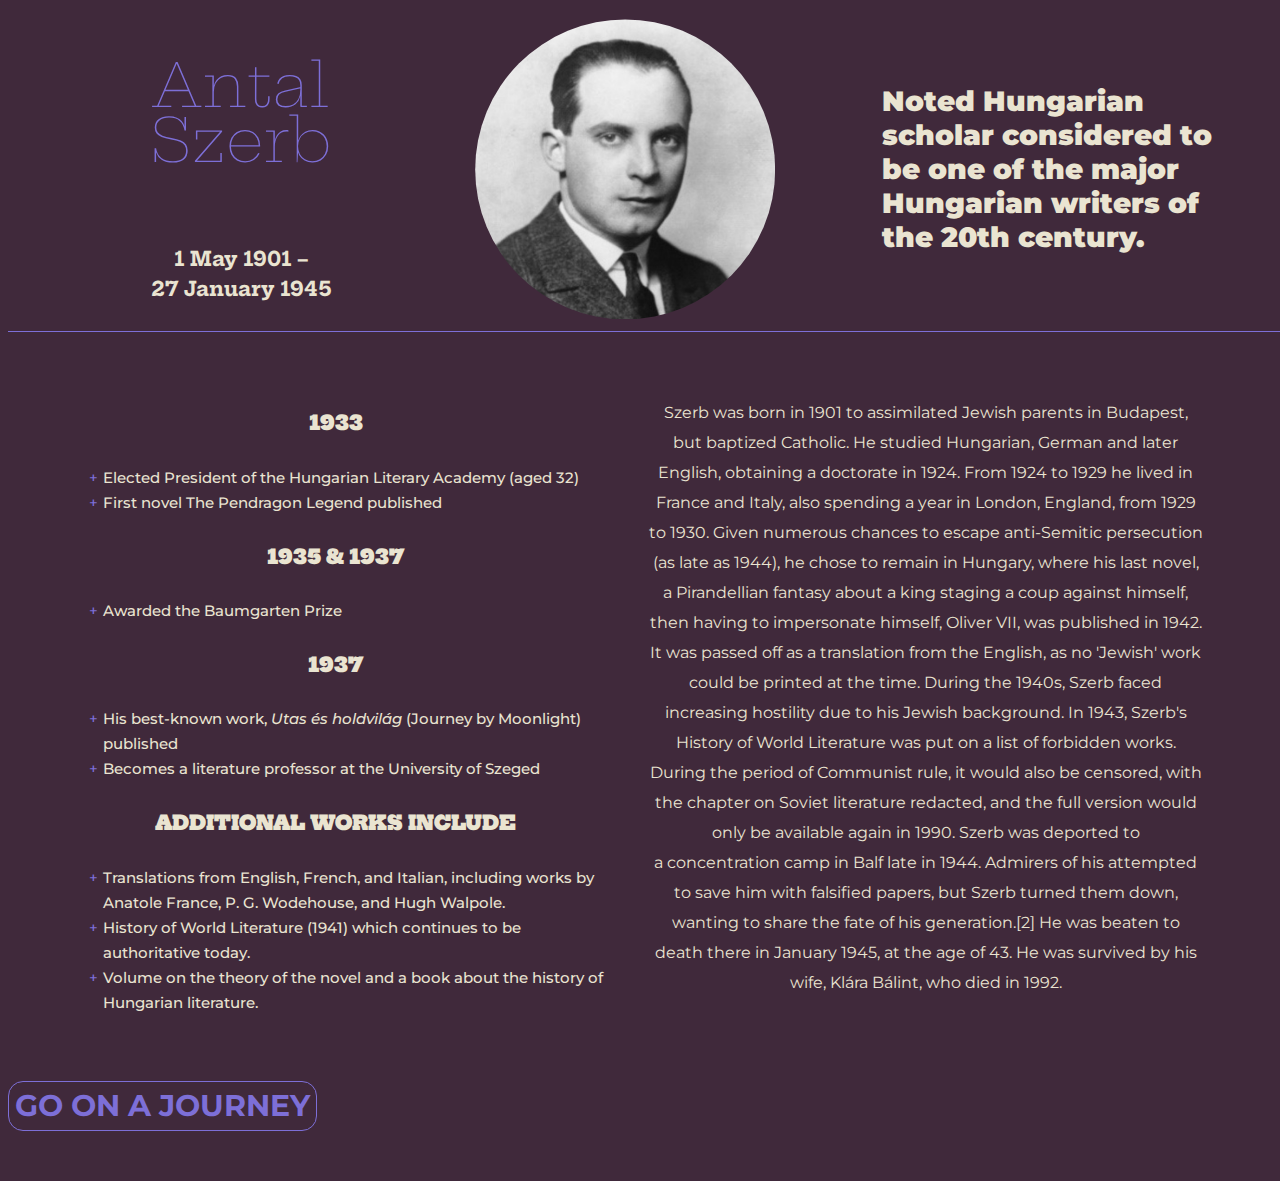
<file: author.html>
<!DOCTYPE html>
<html>

<head>
    <title>Antal Szerb</title>
    <link rel="preconnect" href="https://fonts.googleapis.com">
    <link rel="preconnect" href="https://fonts.gstatic.com" crossorigin>
    <link href="https://fonts.googleapis.com/css2?family=Hepta+Slab:wght@200;300;700&family=Montserrat:ital,wght@0,400;0,500;0,600;0,700;1,300;1,400&family=Stylish&display=swap" rel="stylesheet">
 <link rel="stylesheet" type="text/css" href="styles/style.css">
 <style>
    img {
      clip-path: circle(50%);
    }
    ul li {
         margin-left: 0;
      }
    </style>
    
</head>
<body>
<div class="row even">
    <div class="third column"> 
        <h2> Antal <br/>Szerb</h2> 
        <h4>1 May 1901 – <br/>27 January 1945</h4> 
    </div>
    <div class="third center"> 
        <img src="assets/Szerb_square.png" alt="black and white image of Antal Szerb" width="300" height="300">
    </div>

    <div class="third"> 
        <h3><strong> Noted Hungarian scholar considered to be 
            one of the major Hungarian writers 
            of the 20th century.</strong></h3> 
    </div>
</div>

<div class="row rule padding"> 
 <div class="half">
    <h4><strong>1933</strong></h4>
        <ul>
            <li>Elected President of the Hungarian Literary Academy (aged 32)</li>
            <li>First novel The Pendragon Legend published</li>
        </ul>

    <h4><strong>1935 & 1937 </strong></h4>
        <ul>
            <li>Awarded the Baumgarten Prize </li>
        </ul>

    <h4><strong>1937</strong></h4>
        <ul>
            <li>His best-known work, <em>Utas és holdvilág</em> (Journey by Moonlight) published </li> 
            <li>Becomes a literature professor at the University of Szeged </li>
       </ul>

    <h4><strong>ADDITIONAL WORKS INCLUDE</strong></h4>
        <ul>
            <li>Translations from English, French, and Italian, including works by Anatole France, P. G. Wodehouse, and Hugh Walpole.</li>
            <li>History of World Literature (1941) which continues to be authoritative today.</li> 
            <li>Volume on the theory of the novel and a book about the history of Hungarian literature.</li>
        </ul>
  </div>

 <div class="half">
    <p>Szerb was born in 1901 to assimilated Jewish parents in Budapest, but baptized Catholic. He studied Hungarian, German and later English, obtaining a doctorate in 1924. From 1924 to 1929 he lived in France and Italy, also spending a year in London, England, from 1929 to 1930. Given numerous chances to escape anti-Semitic persecution (as late as 1944), he chose to remain in Hungary, where his last novel, a Pirandellian fantasy about a king staging a coup against himself, then having to impersonate himself, Oliver VII, was published in 1942. It was passed off as a translation from the English, as no 'Jewish' work could be printed at the time.
       During the 1940s, Szerb faced increasing hostility due to his Jewish background. In 1943, Szerb's History of World Literature was put on a list of forbidden works. During the period of Communist rule, it would also be censored, with the chapter on Soviet literature redacted, and the full version would only be available again in 1990. Szerb was deported to a concentration camp in Balf late in 1944. Admirers of his attempted to save him with falsified papers, but Szerb turned them down, wanting to share the fate of his generation.[2] He was beaten to death there in January 1945, at the age of 43. He was survived by his wife, Klára Bálint, who died in 1992.
    </p>
  </div>
</div>
<div class="center"><button class="forkbtn" ><a href="index.html">GO ON A JOURNEY</a> </button> </div>
<div class="spacer"></div>









</body>
 </html>
</file>
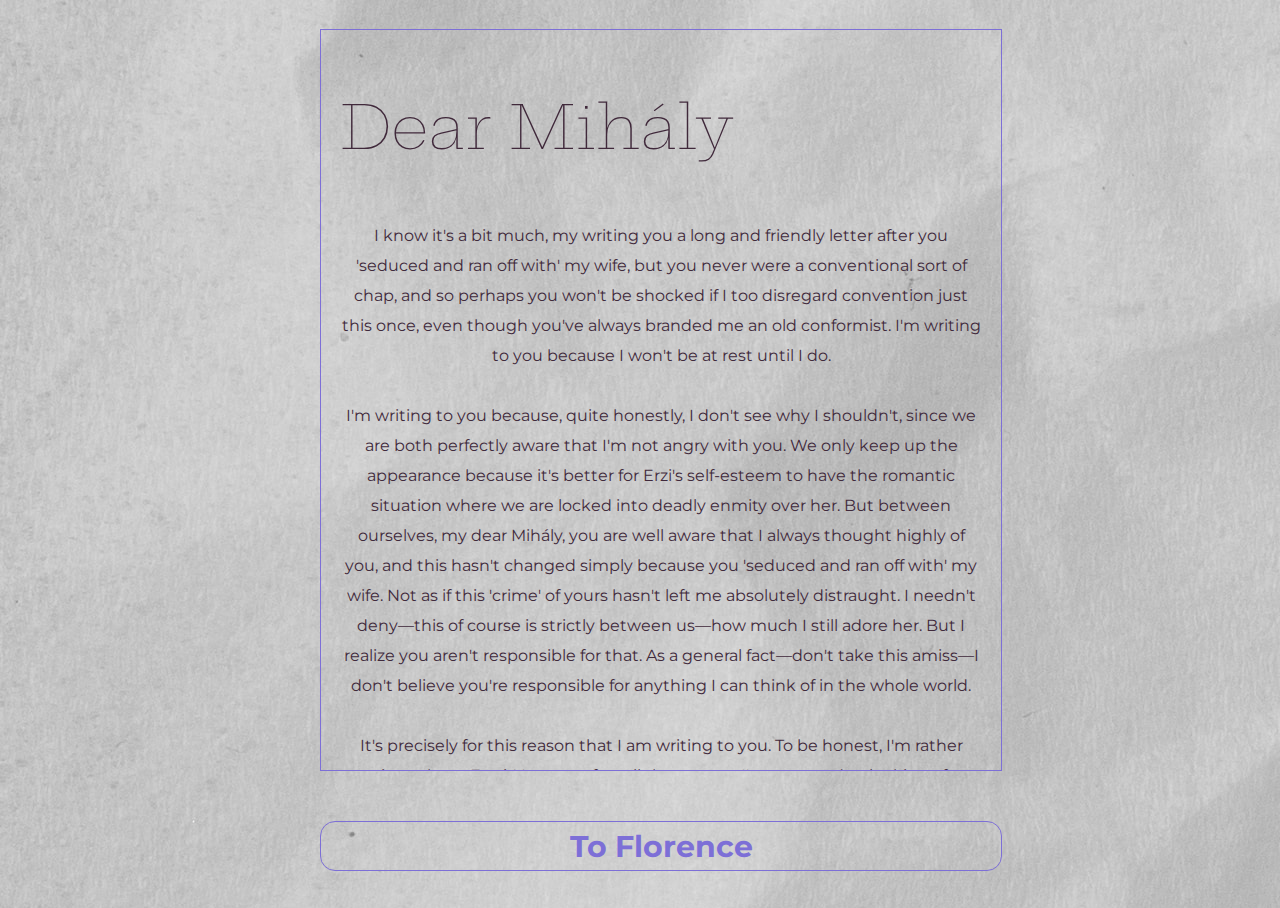
<file: letter.html>
<!DOCTYPE html>
<html>

<head>
    <title>Petaki's Letter</title>
     <link rel="stylesheet" type="text/css" href="styles/style.css">
     <link rel="preconnect" href="https://fonts.googleapis.com">
<link rel="preconnect" href="https://fonts.gstatic.com" crossorigin>
<link href="https://fonts.googleapis.com/css2?family=Hepta+Slab:wght@200;300;700&family=Montserrat:ital,wght@0,400;0,500;0,600;0,700;1,300;1,400&family=Stylish&display=swap" rel="stylesheet">


<style>
body, html {
  height:100%;
  }
body {
  background-image: url('assets/img/marjan-blan-_kUxT8WkoeY-unsplash.jpg');
}
  </style>
</head>
    
<body>
  
<!-- LETTER-->
  
 
    <div class="column overlay-dialog"> 
       <div class="letter">
           <h2><span style="color:#40293B";> Dear Mihály</span> </h2>
          <p span style="color:#40293B;">
           I know it's a bit much, my writing you a long and friendly letter after you 'seduced and ran off with' my wife, but you never were a conventional sort of chap, and so perhaps you won't be shocked if I too disregard convention just this once, even though you've always branded me an old conformist. I'm writing to you because I won't be at rest until I do. <br/>
        <br/>I'm writing to you because, quite honestly, I don't see why I shouldn't, since we are both perfectly aware that I'm not angry with you. We only keep up the appearance because it's better for Erzi's self-esteem to have the romantic situation where we are locked into deadly enmity over her. But between ourselves, my dear Mihály, you are well aware that I always thought highly of you, and this hasn't changed simply because you 'seduced and ran off with' my wife. Not as if this 'crime' of yours hasn't left me absolutely distraught. I needn't deny—this of course is strictly between us—how much I still adore her. But I realize you aren't responsible for that. As a general fact—don't take this amiss—I don't believe you're responsible for anything I can think of in the whole world.
        <br/>
        <br/>It's precisely for this reason that I am writing to you. To be honest, I'm rather anxious about Erzsi. You see, after all these years I've got used to looking after her, always making a careful note of things so that I could provide her with everything she needed (and often with things she didn't), making sure she was dressed warmly enough when she went out in the evening, and I can't just give u that concern, from one day to the next. This concern is what binds me so strongly to her. I must tell you, a few nights ago I had a silly dream. I dreamed that Erzsi was leaning far out of a window, and that if I hadn't caught her she would have fallen. Then it occured to me that you wouldn't have noticed if she was leaning too far out the window, you're such an absent-minded and introverted fellow. And so, I thought, I'll make a few requests, so you can take special care of her, and I wrote them down in note form, as they came to me. Don't be offended, but we can't get away from the fact that I've known her for so much longer than you have, and that does give me certain rights.
        
        <br/>
        <br/>
        1 <br/>
       Make sure she eats enough. Erzsi (perhaps you've already noticed) is terrified of putting on weight. This fear sometimes gets her in a panic, when she will starve for days, and then she has attacks of hyper-acidity, which in turn are bad for her nerves. It occured to me that perhaps the fat you (touch wood!) have such a good appetite might encourage her to eat. I myself, sorry to say, am just an old man with a weak stomach, and could never set her a good example.
        <br/>
        <br/>
        2 <br/>Take special care over her manicurists. If she requires their services while you are travelling, make it your personal business and use only the best establishments. Ask the hotel porter for details. Erzsi is extremely sensitive, and it has happened more than once that her fingers have gone septic because of an unskilled practitioner. Which you certainly wouldn't want.
        <br/>
        <br/>
        3 <br/>Don't let her get up too early. I know that on one's travels there is a strong temptation to do that sort of thing. When we were last in Italy I made the mistake myself, because in Italy the inter-city coaches leave at the crack of dawn. To hell with the coaches. Erzsi goes to bed late and gets up late. Early rising does her no good—she takes her days to get over it.
        <br/>
        <br/>
        4 <br/>Don't let her eat scampi, frutti di mare, or any other disgusting sea creature—they give her a rash.
        <br/>
        <br/>
        5 <br/>A rather delicate matter. I don't know how to put this. Perhaps I should just assume you're aware of it, but I really don't know if such an absent-minded, philosophical sort of person is aware of such things as the incredibly frailty of women, and how much they are at the mercy of certain physical functions. But I beg you to take careful note of Erzsi's times of the month. A week before the onset you must be patient and tolerant in the extreme. At such times she is not fully responsible. She will pick quarrels. The wisest course is to stand your ground. It gives her an outlet for her irritation. But you mustn't quarrel in earnest. Remember, it's just a physiological function you're dealing with. Don't get carried away, and don't say anything you might regret later. Above all, don't let Erszi say anything that she might later regret, as that's no good for her nerves.

        <br/>
        <br/>
        Now, don't be offended. There are a thousand things I should write about—a thousand little details for you to attend to—these are just the most important—but I can't at this moment think of them. I really lack imagination. <br/>
        <br/>All the same, still in confidence, I am extremely worried, not only because I know Erszi, but more to the point, because I know you. Now please don't get me wrong. IfI were a woman, and had to choose between the two of us, I too would have chosen you without hesitation, and Erzsi surely loves you for being just the sort of person you are—so utterly withdrawn and abstracted that you have no real relationship with anybody or anything, like someone from another planet, a Martian on Earth, someone who never really notices anything, who cannot feel real anger about anything, who never pays proper attention when other speak, who often seems to act out of vague goodwill and politeness as if just playing at being a human. Now, this is all very well, and I too would appreciate it I were a woman. The only problem is, you are not Erzsi's husband. And Erzsi is used to a husband who looks after her in every detail, shielding her from the very wind, leaving her nothing to think of but her mind, her inner life, and, by no means least, are for her person. Erzsi is by nature a lady of leisure. That's how they brought her up at home, and I respected it—and I don't k now if, being with you, she will have to face up to the realities her father and I carefully protected her from.
        <br/>
        <br/>
        There is another delicate matter I have to touch upon. I realize that you (or rather your father whose firm you work for) are well off, and your wife will lack for nothing. But I do sometimes worry, because I know how pampered Erzsi has been, and I fear that someone as absent-minded as you might not take proper account of her needs. Your own nature is that of amiable bohemian, undemanding, always bound up in your own solid existence, on a rather different level to what Erzsi is accustomed to. Now one of you is going to have to adapt to the other's standard. If she adapts to yours, that will sooner or later create trouble, because she is going to feel herself déclassée the moment she comes into contact with the old set. For example, in Italy you might meet one of her girlfriends, who pulls a face when she hears you're staying at a hotel that isn't exactly top notch. The alternative is that you move to Erzsi's level, and this sooner or later, will have material consequences because—if you will forgive me—I probably know the strength of the firm better than you, you being such an abstracted sort of fellow—not to mention that you are four brothers, and your respeted father a somewhat conservative, rather puritanical old gentleman who believes in saving rather than using his income ... in a word, to be brief, you are hardly in a position to maintain Erzi's standard of living on your own account. <br/>
        <br/>And since it is a matter close to my heart that she should never want for anything, I beg you not to take this amiss when I tell you that should the need ever arise I am absolutely at your disposal, should you ever ask for help in the form of a long-term loan. Quite frankly, I would much prefer to pay you a regular monthly sum, but I know that would be an impertinence. But in any event this much I have to tell you: if you are in need, just turn to me. Now please don't be angry with me. I'm a simple businessman with nothing better to do than to make money, and that God, I do pretty well. I think it's only fair that I should be able to give it away to whoever I choose, If i want to, no?
        <br/>
        <br/>
        Well, once again, nichts für ungut. Keep well and happy.<br/>
        <br/>
        With affectionate greetings and true respect,<br/>
        <em> Zoltan<em> </p> 
        
        </div>
        <div class="spacer"></div>
<div class="column">
  <button class="forkbtn"><a href="index.html#florence ">To Florence</a></button> 
</div>
  
 
 
 
  
</body>
 
</html> 
<script src="scripts/main.js"></script>
</file>
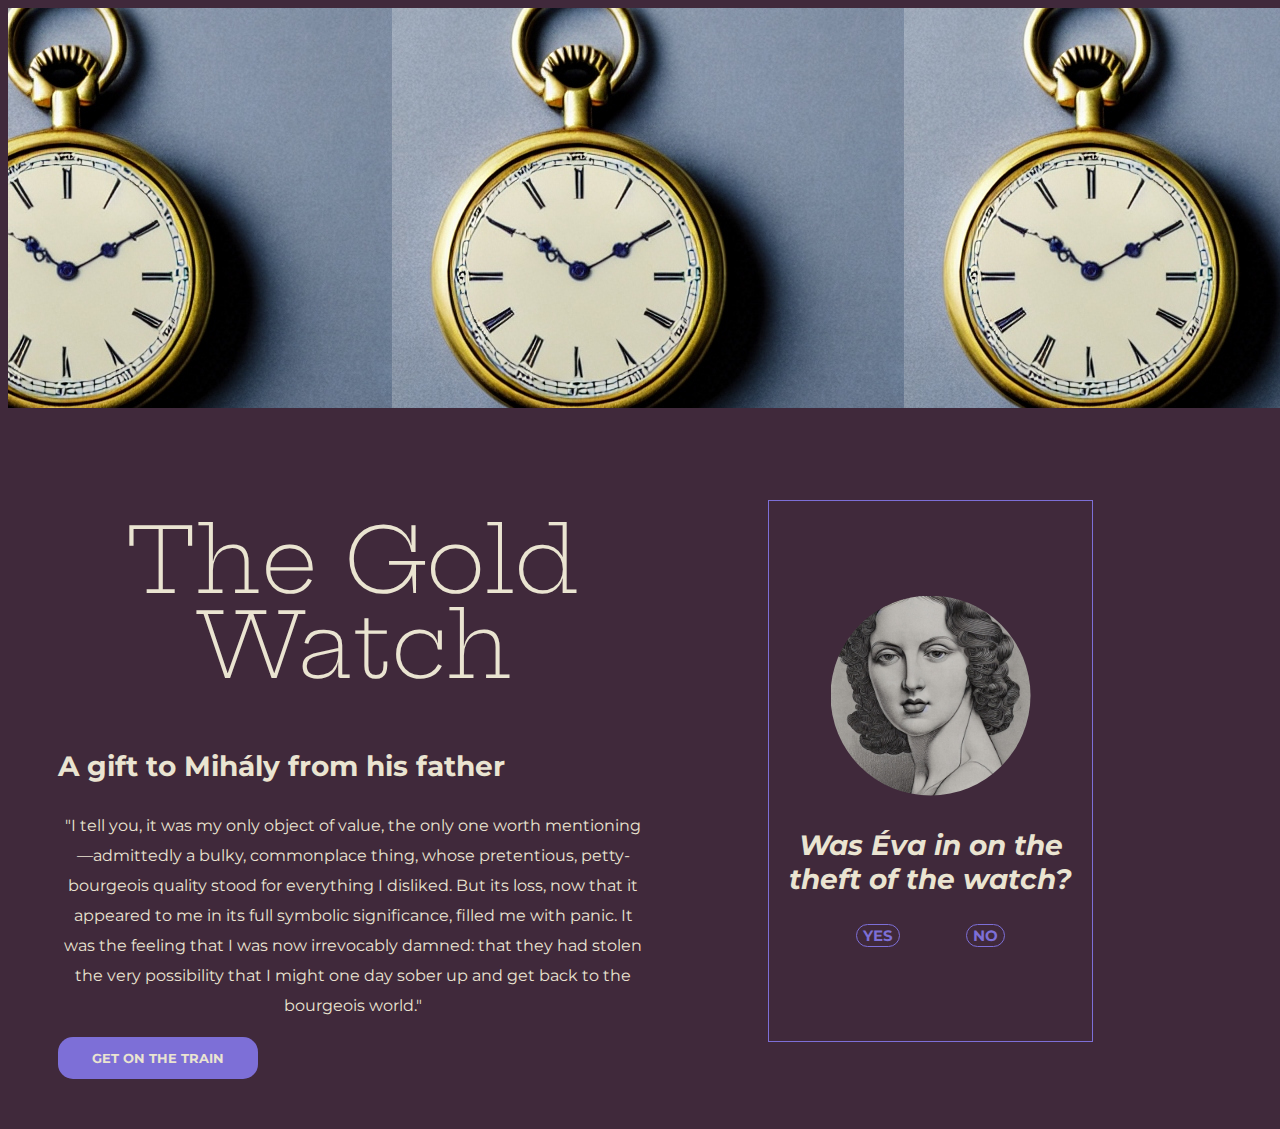
<file: watch.html>
<!DOCTYPE html>
<html>

<head>
    <title>The Gold Watch</title>
     <link rel="stylesheet" type="text/css" href="styles/style.css">
     <link rel="preconnect" href="https://fonts.googleapis.com">
<link rel="preconnect" href="https://fonts.gstatic.com" crossorigin>
<link href="https://fonts.googleapis.com/css2?family=Hepta+Slab:wght@200;300;700&family=Montserrat:ital,wght@0,400;0,500;0,600;0,700;1,300;1,400&family=Stylish&display=swap" rel="stylesheet">
 <style>
body, html {
  height:100%;
}
.para-watch {
  background-image: url("assets/img/Pocket Watch/watchneat.jpeg");
  min-height:400px;
 
  background-attachment:scroll;
  background-position: center;
  background-repeat:  repeat;
}
img {
      clip-path: circle(50%);
    }
    ul li {
         margin-left: 0;
      }
   html {
  scroll-behavior: smooth;
}


  </style>
</head>
    
<body>
  
<!-- Gold watch -->
<div class="para-watch"></div>
<main class="padding row" > 
 <div class="half"><h1>The Gold <br/>Watch</h1>
    <h3>A gift to Mihály from his father</h3>
    <p>"I tell you, it was my only object of value, the only one worth mentioning—admittedly a bulky, commonplace thing, whose pretentious, petty-bourgeois quality stood for everything I disliked. But its loss, now that it appeared to me in its full symbolic significance, filled me with panic. It was the feeling that I was now irrevocably damned: that they had stolen the very possibility that I might one day sober up and get back to the bourgeois world."</p>
    <div ><button class="btn">GET ON THE TRAIN</button>   </div> 
  </div>
   

  <div class="purpleborder2 column center">
    <div ><img src="assets/img/Eva/eva1.jpeg" alt="black and white image of Eva" width="200px height=400px"</div>
    <h3><em>Was Éva in on the <br/>theft of the watch?</em></h3>
    <div class="even">
   <button id="yesbtn"; class="optionbtn"> YES </button> 
  <button id="nobtn"; class="optionbtn" > NO</button> 
    </div>
</div>
 
</main>



  
</body>
 
</html> 
<script src="scripts/main.js"></script>
</file>
<file: styles/style.css>
html
{
  height:100%;
  width: 100%;
  
}
 
 
body {
  width: 100%;
  height: 100%;
  background-color:#40293B;
  
}

/*scroll bar*/
::-webkit-scrollbar {
  width:10px
}
::-webkit-scrollbar-track {
  background: #EAE4D1;  
}

::-webkit-scrollbar-thumb {
  background:  #7d6fd7;
}

/* TYPOGRAPHY*/
h1 {
  font-family: 'Hepta Slab', serif;
  font-weight:300;
  font-size: 90px; 
  color: #EAE4D1; 
  line-height: 85px; 
  text-align: center;
}

h2 {
  font-family: 'Hepta Slab', serif;
  line-height: 55px; 
  font-size: 60px;
  font-weight:200; 
  color:#7d6fd7;
}

h3 {
  font-family: 'Montserrat', sans-serif; 
  font-size: 28px; 
  color: #EAE4D1;
}

h4 {
  font-family: 'Hepta Slab', serif;
  font-size: 20px; 
  color:#EAE4D1; 
  line-height: 30px;
  text-align: center;
}


  h5 {
    font-family: 'Hepta Slab', serif;
    font-size: 35px; 
    color:#EAE4D1; 
    line-height: 50px;
  
}
 
.main{
 display:flex;
 align-items: center;
}
p {
  font-family: 'Montserrat', sans-serif; 
  font-size: 18 px; 
  color: #EAE4D1; 
  line-height: 30px;
  text-align: center;
}

  ul li {
    font-family: 'Montserrat', sans-serif; 
    font-size: 15px;
    font-weight:500;
    line-height: 25px;
    padding-left: 5px; 
    color: #EAE4D1;
    list-style-type:'+';
    text-indent: 0; 
    margin-left:0;
   }
   
   li::marker {
    color:#7d6fd7;
  }
 
  span.a {
    display: inline; 
    width: 100px;
    height: 100px;
    padding: 5px;
    background-color:511E79; 
  }

  .btn{
    width:200px;
    height:42px;
    border-style: none;
   background-color: #7d6fd7;
     color:#EAE4D1;
     font-family: 'Montserrat', sans-serif; 
     font-size: 13px;
     font-weight:700;
     border-radius:15px;
   }
   
   .optionbtn{
      
     background-color:transparent;
     border: 1px solid #7d6fd7;
      font-family: 'Montserrat', sans-serif; 
      font-size: 15px;
      color:#7d6fd7;
      font-weight:700;
      border-radius:15px;
      outline-offset: 5px;
   
   }
.spacer {
  height:50px;
}
 
   .forkbtn{
  background-color:transparent;
    border: 1px solid #7d6fd7;
     font-family: 'Montserrat', sans-serif; 
     font-size: 30px;
     height: 50px;
     color:#7d6fd7;
     font-weight:700;
     border-radius:15px;
     outline-offset: 20px;  
  }
  .forkbtn:hover {
    background-color:#7d6fd7;
    color:#EAE4D1;
    transition: 0.7s;
}
.flashback {
  
  height:500px;
  width: 800px;
  background-color:#40293B;
}
   
  
/* BACKGROUNDS */
.bg-open{
  background-image: url("assets/img/engjell-gjepali-ETN1HRiZag8-unsplash.jpg");
  background-size: cover;
  background-repeat: no-repeat;
  height: 500px; 
}
 
.para-rav {
  background-image: url("assets/img/train/trainaisle.gif");
  min-height:100vh;
  background-size: cover;
  background-attachment:fixed;
  background-position: center;
  background-repeat: no-repeat;
}



.rule {
  border-top: 1px solid #7d6fd7;
}

.


/* ALIGNMENT + PLACEMENT */

.center {
  display:flex; 
  justify-content: center;
  align-content: center;
}

.fixed-absolute-bottom {
  position: absolute;
   bottom:150px;
    display:flex; 
    justify-content: center;
  }
  
.absolute-top {
  position: absolute;
  top: 150px;
}

.relative—centered  {
  position: relative;
   bottom:20px;
    display:flex; 
    justify-content: center;
  }
.column { 
 display: flex;
 flex-direction: column;
 justify-content: center;
 flex-wrap: wrap;

}

.row {
  display:flex; 
  flex-direction: row; 
 
}


.padding {
  padding-top: 50px;
  padding-left: 50px; 
  padding-bottom:50px;
  padding-right: 50px;
}

.sectionbanner {
  height:300px;
}
 

.fullview {
  width:100vh;
}

.half {
  width:50%; 
  padding-right: 35px;
  text-wrap:wrap;
 
}
.even {
  display:flex; 
  justify-content: space-evenly;  
}

.third {
  width:27%; 
  display:flex; 
  align-items: center;
}






/* LINKS */

a:link {
  color:#7d6fd7;
  text-decoration:none; }

a:hover {
color:#EAE4D1;
 }

 a:visited {
  color:#7d6fd7;
 }



/* CONTAINERS + OVERLAYS*/

.circular { 
 position: relative; 
 width: 200px; 
 height: 200px; 
 overflow: hidden; 
 border-radius: 50%;
} 

.circular-img { 
  width: 100%; 
  height: 100%; 
 }

#selector {
  width:100%;
 
}

.img-container {
  position: relative;
 
}
.img-container2 {
  position:fixed;
}

.overlay-text {
  position: absolute;
  top: 70%; 
  left: 50%; 
  transform: translate(-50%, -50%); 
  color:  #EAE4D1; 
  padding: 10px 20px; 
  font-size: 20px; 
  text-align: center;
}


.overlay-dialog {
  position: absolute;
  top: 50%; 
  left: 50%; 
  transform: translate(-50%, -50%); 
  display:flex;
  justify-content: center;
  
  
}
 
.top-box {
  position: absolute;
  z-index: 1;  
 
  left: 80%;
  margin-bottom: 1em;
  height: 3em; 
  top:100px;
}


.middle-box {
  position: relative;
  z-index: 2;  
  width: 20%;
  left: 75%;
  top: -50px;
}

.relative-overlay {
  position:local;
  top:400px;
right: -200px;
}

.relative-overlay2 {
  position:sticky;
  top:80%;
  left: 20%;
}
.purpleborder{
border: 1px solid #7d6fd7;
width: 70%;
height: 200px;
display:flex;
flex-wrap: wrap;
padding:20px;
text-align:center;
overflow-x: hidden;
overflow-y: auto;
}

.letter{
  border: 1px solid #7d6fd7;
  width: 100%;
  height: 700px;
  display:flex;
  flex-wrap: wrap;
  padding:20px;
  text-align:center;
  overflow-x: hidden;
  overflow-y: auto;
  }
.purpleborder2{
  border: 1px solid #7d6fd7;
  display:flex;
  flex-wrap: wrap;
  padding:20px;
  text-align:center;
 height: 500px;
 position: absolute;
 top:500px;
 left: 60%;
  }
.purpletext {
  background-color:#40293B;
  width: 50%;
  height: 175px;
  display:flex;
  flex-wrap: wrap;
  padding:20px;
  text-align:center;
  overflow-x: hidden;
  overflow-y: auto;
  }
.sidescroll{
 
width: 1000;
height: 600px;
display:flex;
text-align:center;
overflow-x:auto;
overflow-y:hidden;
}

.scroll-one {
background-color:#7d6fd7
height: 600px;
display:flex;
flex-wrap: wrap;}

.wrapper {
  margin:20px;
}


/*  COLORS */
.purple {
  background-color: #7d6fd7;
}

.orange {
  background-color: #FF7E20;
}
.cream {
  width:100%;
  height: 300px;
  background: #EAE4D1;
} 

.nocolor {
  background: none;
}
</file>
